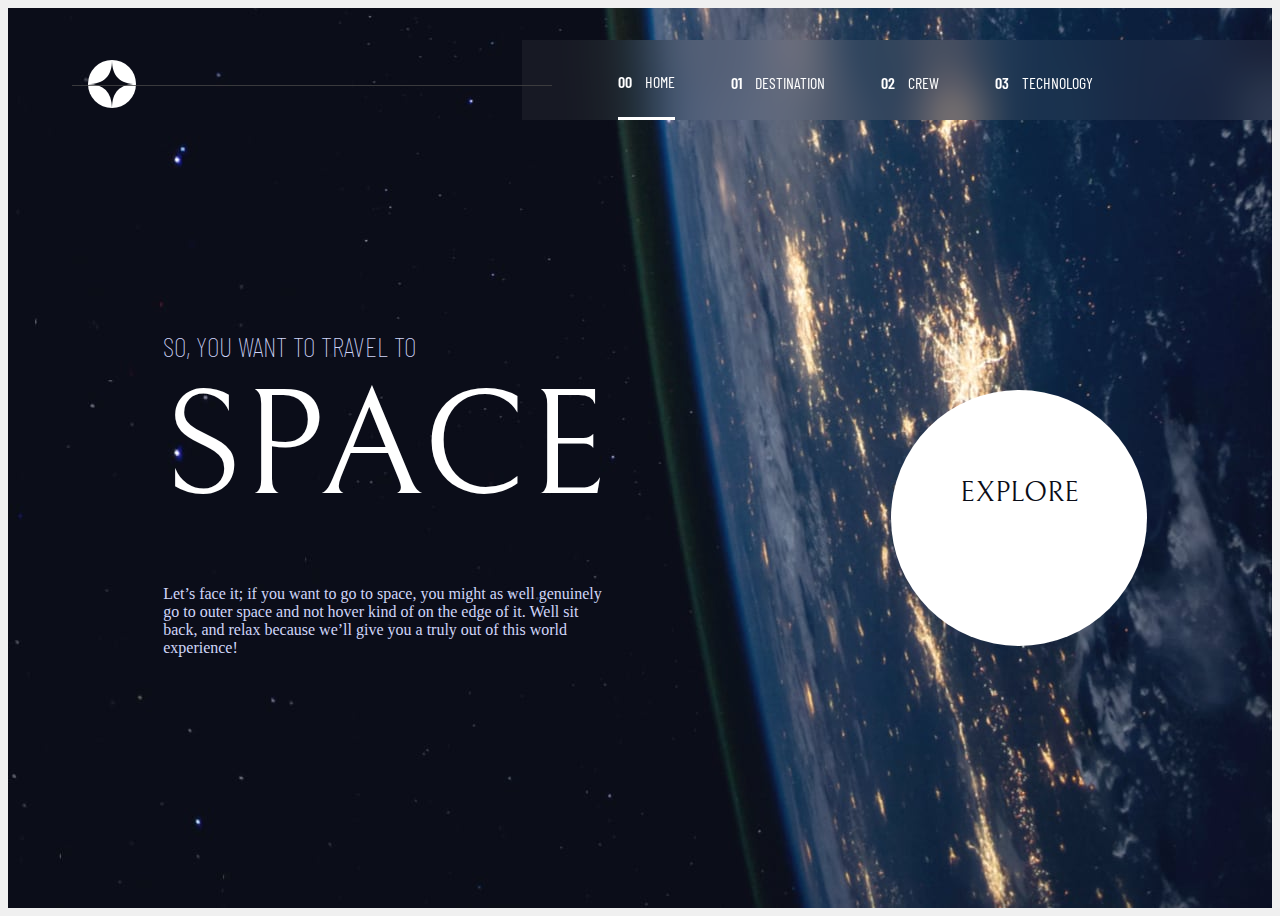
<file: docs/index.html>
<!DOCTYPE html>
<html lang="en">
<head>
  <meta charset="UTF-8">
  <meta name="viewport" content="width=device-width, initial-scale=1.0">

  <link rel="icon" type="image/png" sizes="32x32" href="./assets/favicon-32x32.png">
  <link href="./style.css" rel="stylesheet" crossorigin="anonymous">  
  <title>Frontend Mentor | Space tourism website</title>
</head>
<body>
  <div class="container">
    <div class="top-content">
      <div class="align-center">
        <img src="./assets/shared/logo.svg" />
      </div>
      <div class="menu-container bg-blur">
        <ul class="align-center">
          <li class="active"><strong>00</strong><a href="index.html"> Home</a></li>
          <li><strong>01</strong><a href="destination-moon.html"> Destination</a></li>
          <li><strong>02</strong><a href="crew-commander.html"> Crew</a></li>
          <li><strong>03</strong><a href="#"> Technology</a></li>
        </ul>
      </div>
    </div>
    <div class="bottom-content">
      <div class="content center">
          <div class="space-text">
            <h5>So, you want to travel to</h2>
            <h1>SPACE</h1>
            <p>
            Let’s face it; if you want to go to space, you might as well genuinely go to 
            outer space and not hover kind of on the edge of it. Well sit back, and relax 
            because we’ll give you a truly out of this world experience!
            </p>
          </div>
      </div>
      <div class="content center"> 
        <div class="bubble">
          <h4>Explore</h4>
        </div>
      </div>
    </div>
  </div>
</body>
</html>
</file>
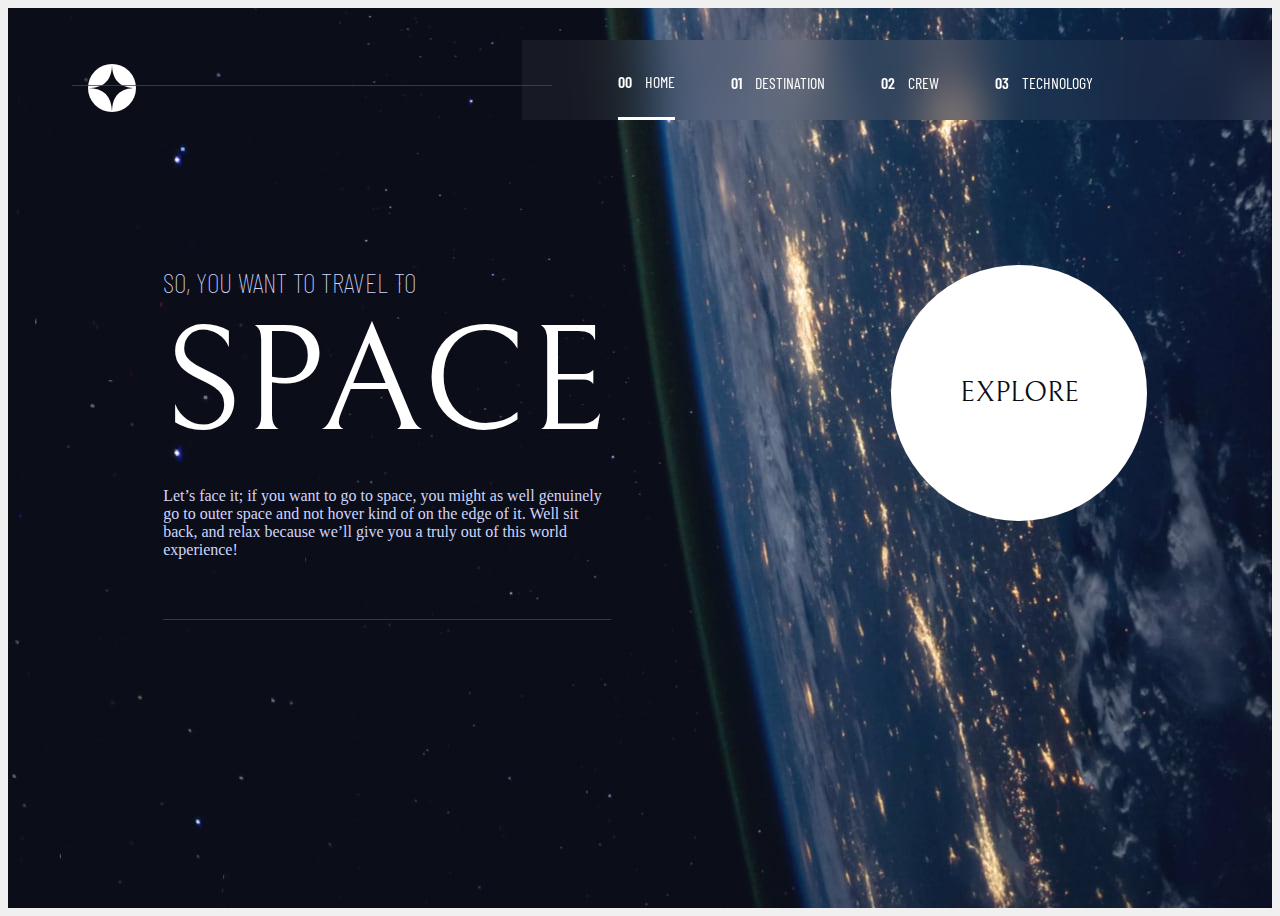
<file: starter-code/index.html>
<!DOCTYPE html>
<html lang="en">
<head>
  <meta charset="UTF-8">
  <meta name="viewport" content="width=device-width, initial-scale=1.0">

  <link rel="icon" type="image/png" sizes="32x32" href="./assets/favicon-32x32.png">
  <link href="./style.css" rel="stylesheet" crossorigin="anonymous">  
  <title>Frontend Mentor | Space tourism website</title>
</head>
<body>
  <div class="container">
    <div class="top-content">
      <div class="align-center">
        <img src="./assets/shared/logo.svg" />
      </div>
      <div class="menu-container bg-blur">
        <ul class="align-center">
          <li class="active"><strong>00</strong><a href="index.html"> Home</a></li>
          <li><strong>01</strong><a href="destination-moon.html"> Destination</a></li>
          <li><strong>02</strong><a href="#"> Crew</a></li>
          <li><strong>03</strong><a href="#"> Technology</a></li>
        </ul>
      </div>
    </div>
    <div class="bottom-content">
      <div class="content center">
          <div class="space-text">
            <h5>So, you want to travel to</h2>
            <h1>SPACE</h1>
            <p>
            Let’s face it; if you want to go to space, you might as well genuinely go to 
            outer space and not hover kind of on the edge of it. Well sit back, and relax 
            because we’ll give you a truly out of this world experience!
            </p>
          </div>
      </div>
      <div class="content center"> 
        <div class="bubble">
          <h4>Explore</h4>
        </div>
      </div>
    </div>
  </div>
</body>
</html>
</file>
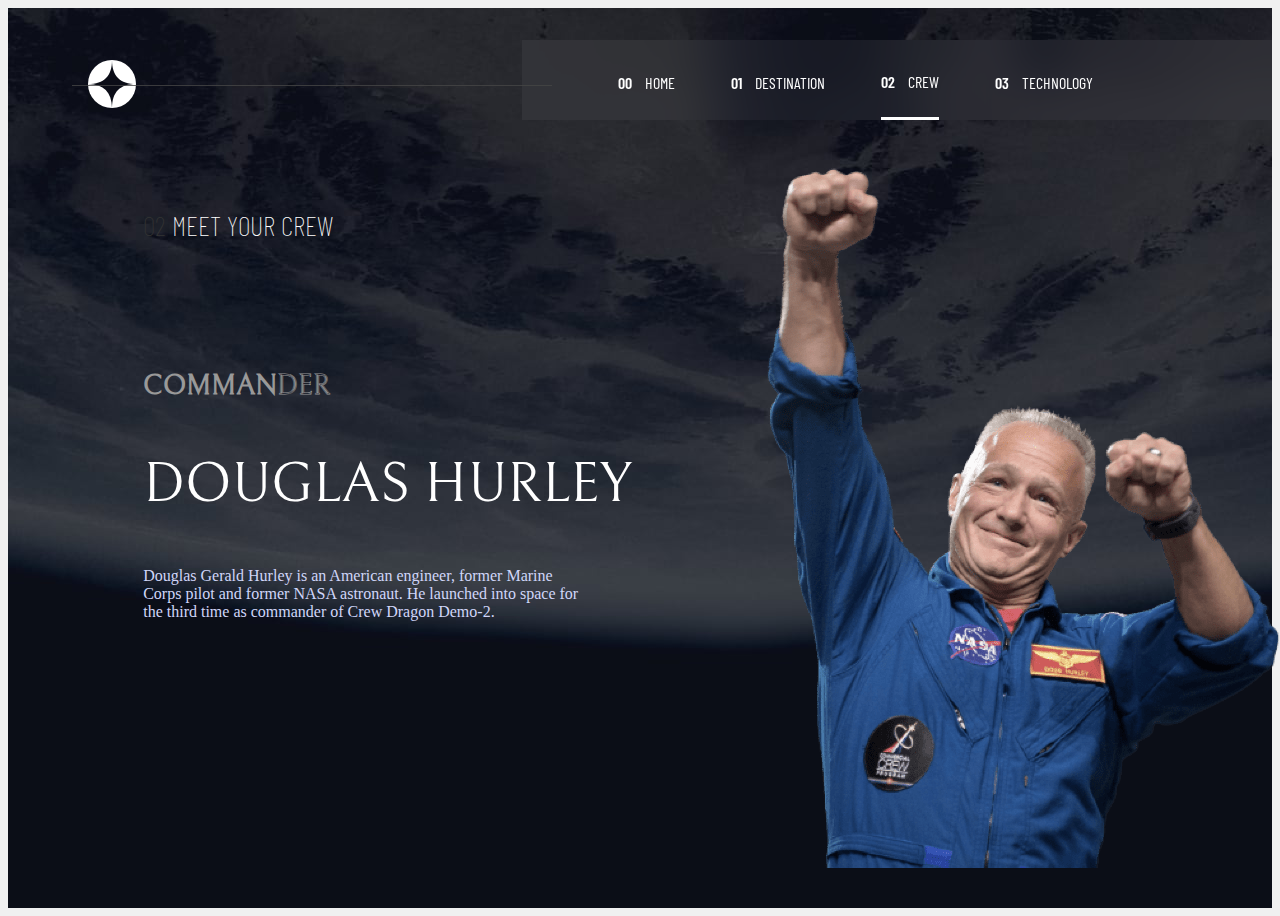
<file: docs/crew-commander.html>
<!DOCTYPE html>
<html lang="en">
<head>
  <meta charset="UTF-8">
  <meta name="viewport" content="width=device-width, initial-scale=1.0">

  <link rel="icon" type="image/png" sizes="32x32" href="./assets/favicon-32x32.png">
  <link href="./style.css" rel="stylesheet" crossorigin="anonymous">  
  <title>Frontend Mentor | Space tourism website</title>
</head>
<body>
  <div class="container bg-crew">
    <div class="top-content">
      <div class="align-center">
        <img src="./assets/shared/logo.svg" />
      </div>
      <div class="menu-container bg-blur">
        <ul class="align-center">
          <li><strong>00</strong><a href="index.html"> Home</a></li>
          <li><strong>01</strong><a href="destination-moon.html"> Destination</a></li>
          <li class="active"><strong>02</strong><a href="crew-commander.html"> Crew</a></li>
          <li><strong>03</strong><a href="#"> Technology</a></li>
        </ul>
      </div>
    </div>
  <div class="bottom-content">
    <div class="content center pull-to-top">
       <div>
         <h5><span class="grey-font">02</span> <span class="white-font">Meet your crew</span></h5>
         <div class="crew-info">
         <h4><span class="light-grey-font">Commander<span></h4>
         <h3><span class="white-font">Douglas Hurley</span></h3>

  <p>Douglas Gerald Hurley is an American engineer, former Marine Corps pilot 
  and former NASA astronaut. He launched into space for the third time as 
  commander of Crew Dragon Demo-2.</p>
         </div>
       </div>
    </div>
    <div class="content pull-left">
      <img src="./assets/crew/image-douglas-hurley.png"/>
    </div>
  </div>
      
  </div>
</body>
</html>
</file>
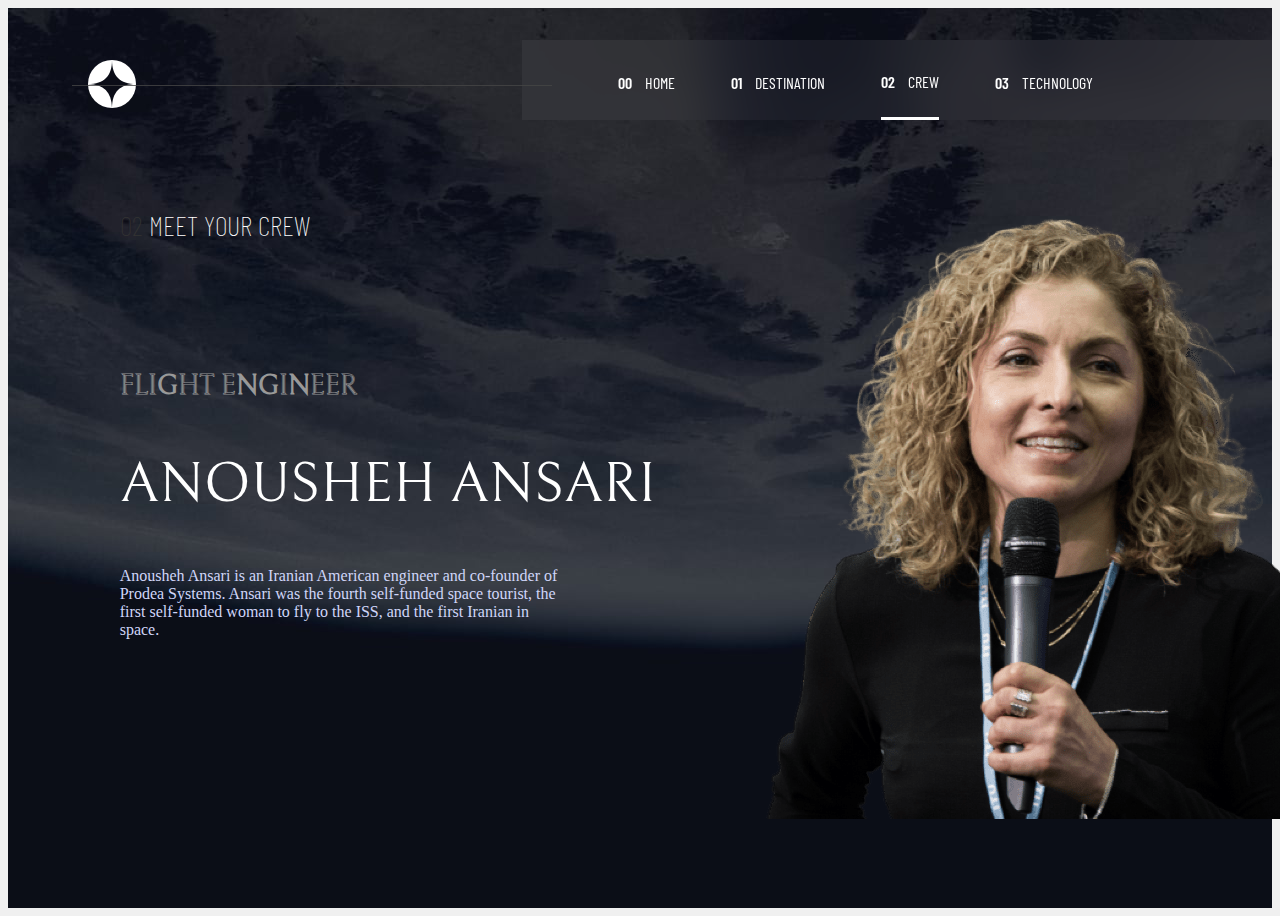
<file: docs/crew-engineer.html>
<!DOCTYPE html>
<html lang="en">
<head>
  <meta charset="UTF-8">
  <meta name="viewport" content="width=device-width, initial-scale=1.0">

  <link rel="icon" type="image/png" sizes="32x32" href="./assets/favicon-32x32.png">
  <link href="./style.css" rel="stylesheet" crossorigin="anonymous">  
  <title>Frontend Mentor | Space tourism website</title>
</head>
<body>
  <div class="container bg-crew">
    <div class="top-content">
      <div class="align-center">
        <img src="./assets/shared/logo.svg" />
      </div>
      <div class="menu-container bg-blur">
        <ul class="align-center">
          <li><strong>00</strong><a href="index.html"> Home</a></li>
          <li><strong>01</strong><a href="destination-moon.html"> Destination</a></li>
          <li class="active"><strong>02</strong><a href="crew-commander.html"> Crew</a></li>
          <li><strong>03</strong><a href="#"> Technology</a></li>
        </ul>
      </div>
    </div>
  <div class="bottom-content">
    <div class="content center pull-to-top">
       <div>
         <h5><span class="grey-font">02</span> <span class="white-font">Meet your crew</span></h5>
         <div class="crew-info">
         <h4><span class="light-grey-font">Flight Engineer<span></h4>
         <h3><span class="white-font">Anousheh Ansari</span></h3>
         <p>
         Anousheh Ansari is an Iranian American engineer and co-founder of Prodea Systems.
  Ansari was the fourth self-funded space tourist, the first self-funded woman to
  fly to the ISS, and the first Iranian in space.
         </p>
         </div>
       </div>
    </div>
    <div class="content pull-left">
      <img src="./assets/crew/image-anousheh-ansari.png"/>
    </div>
  </div>
      
  </div>
</body>
</html>
</file>
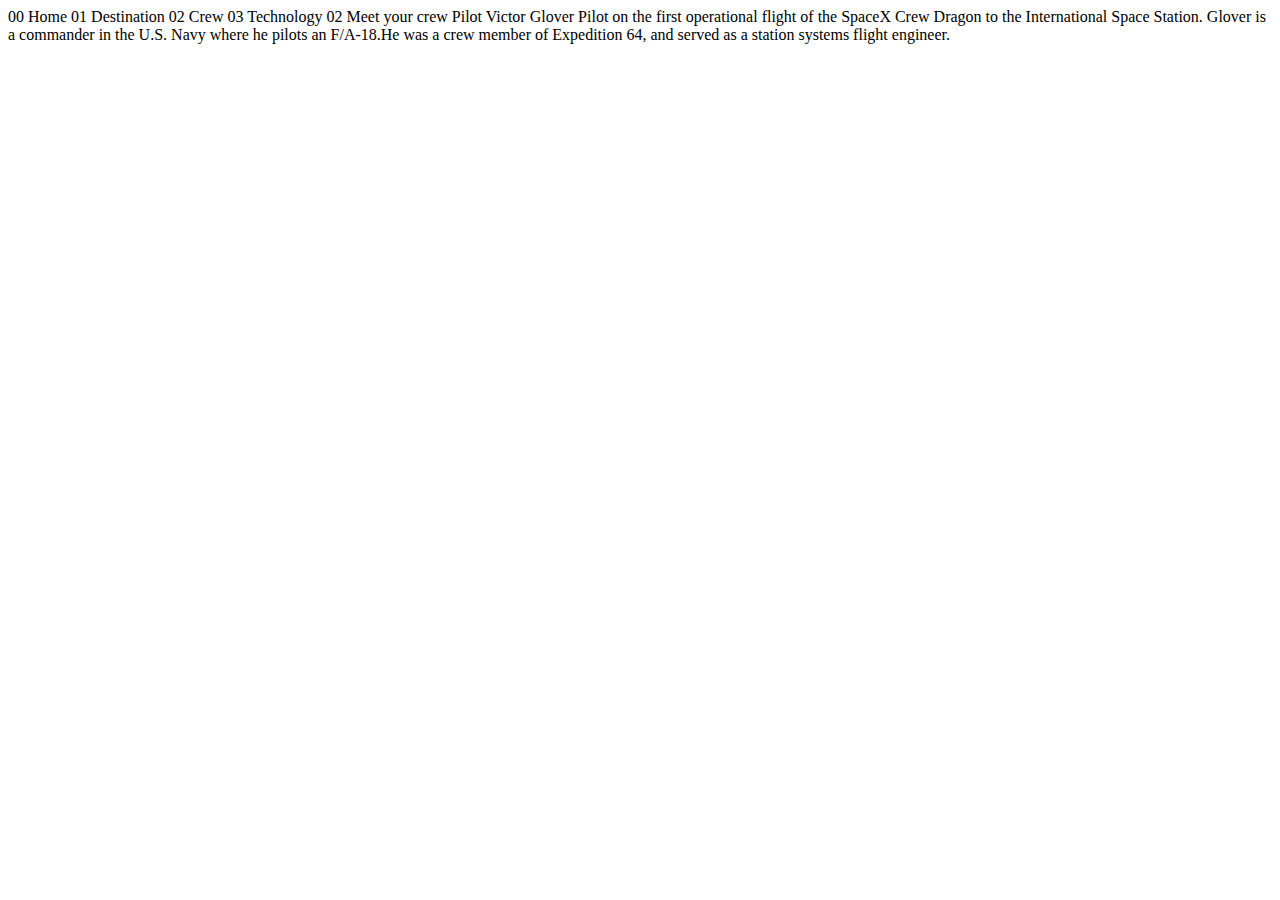
<file: docs/crew-pilot.html>
<!DOCTYPE html>
<html lang="en">
<head>
  <meta charset="UTF-8">
  <meta name="viewport" content="width=device-width, initial-scale=1.0">

  <link rel="icon" type="image/png" sizes="32x32" href="./assets/favicon-32x32.png">
  
  <title>Frontend Mentor | Space tourism website</title>
</head>
<body>

  00 Home
  01 Destination
  02 Crew
  03 Technology

  02 Meet your crew

  Pilot
  Victor Glover

  Pilot on the first operational flight of the SpaceX Crew Dragon to the 
  International Space Station. Glover is a commander in the U.S. Navy where 
  he pilots an F/A-18.He was a crew member of Expedition 64, and served as a 
  station systems flight engineer. 
</body>
</html>
</file>
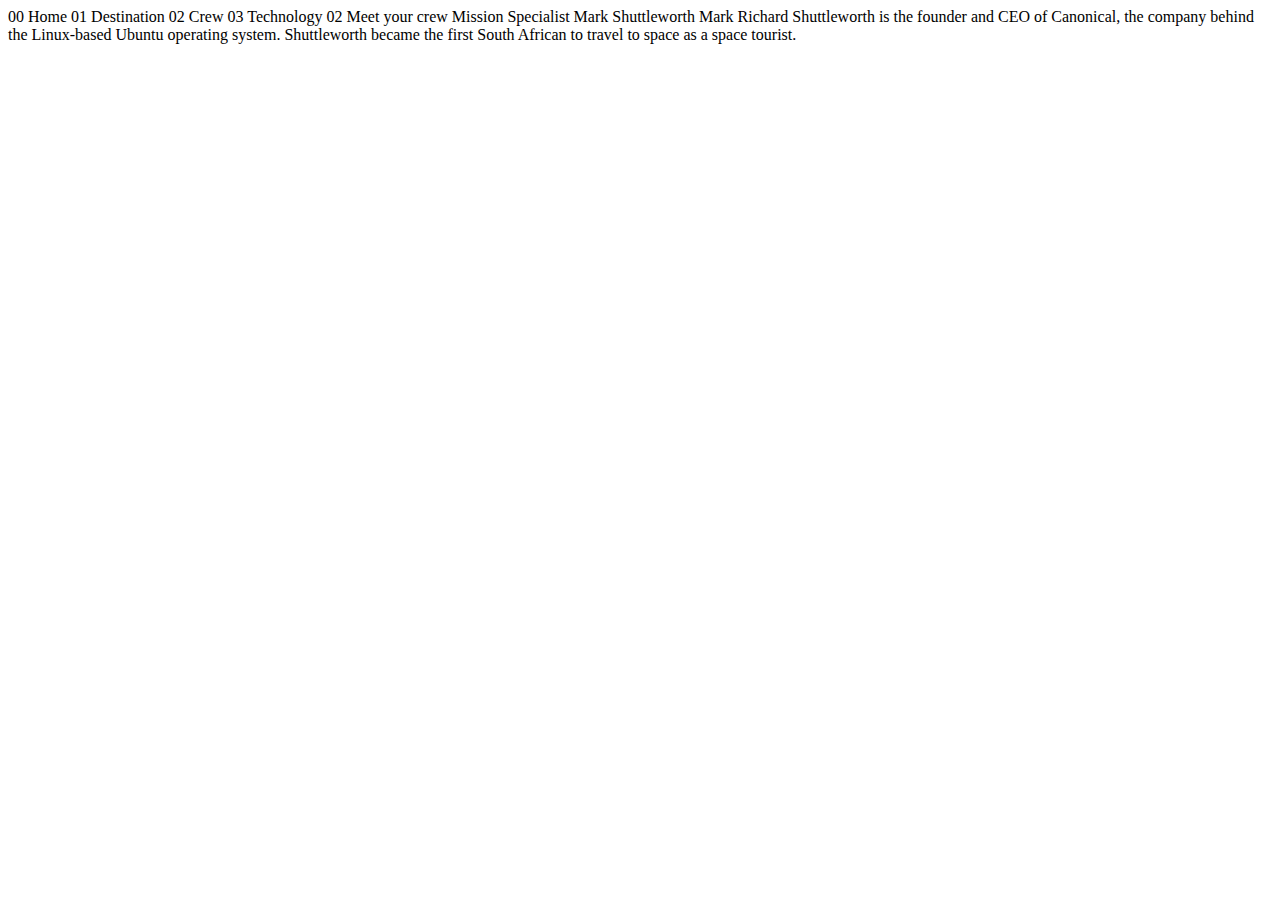
<file: docs/crew-specialist.html>
<!DOCTYPE html>
<html lang="en">
<head>
  <meta charset="UTF-8">
  <meta name="viewport" content="width=device-width, initial-scale=1.0">

  <link rel="icon" type="image/png" sizes="32x32" href="./assets/favicon-32x32.png">
  
  <title>Frontend Mentor | Space tourism website</title>
</head>
<body>

  00 Home
  01 Destination
  02 Crew
  03 Technology

  02 Meet your crew

  Mission Specialist
  Mark Shuttleworth

  Mark Richard Shuttleworth is the founder and CEO of Canonical, the company behind 
  the Linux-based Ubuntu operating system. Shuttleworth became the first South 
  African to travel to space as a space tourist.
</body>
</html>
</file>
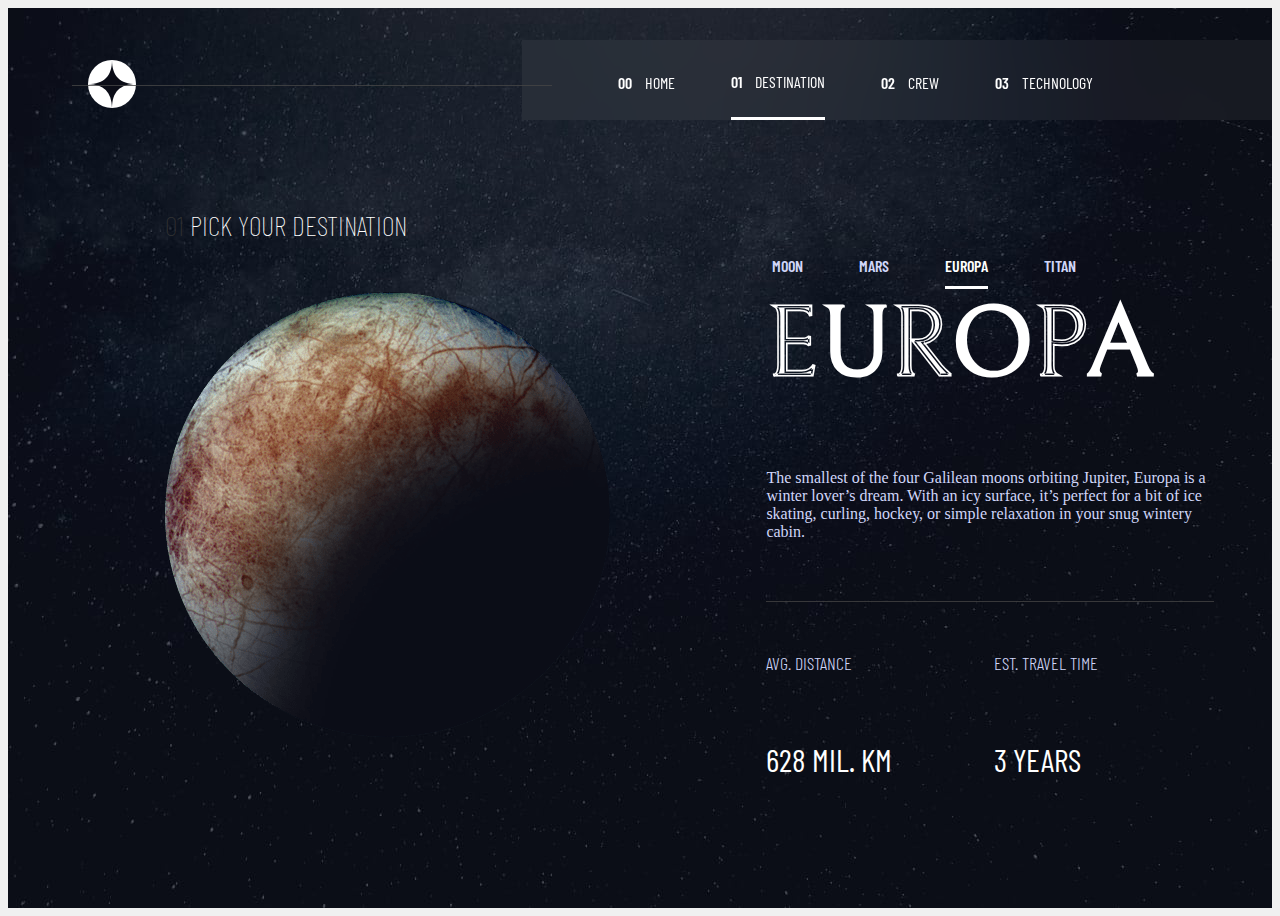
<file: docs/destination-europa.html>
<!DOCTYPE html>
<html lang="en">
<head>
  <meta charset="UTF-8">
  <meta name="viewport" content="width=device-width, initial-scale=1.0">

  <link rel="icon" type="image/png" sizes="32x32" href="./assets/favicon-32x32.png">
  <link href="./style.css" rel="stylesheet" crossorigin="anonymous">  
  <title>Frontend Mentor | Space tourism website</title>
</head>
<body>
  <div class="container bg-space">
    <div class="top-content">
      <div class="align-center">
        <img src="./assets/shared/logo.svg" />
      </div>
      <div class="menu-container bg-blur">
        <ul class="align-center">
          <li><strong>00</strong><a href="index.html"> Home</a></li>
          <li class="active"><strong>01</strong><a href="destination-moon.html"> Destination</a></li>
          <li><strong>02</strong><a href="crew-commander.html"> Crew</a></li>
          <li><strong>03</strong><a href="#"> Technology</a></li>
        </ul>
      </div>
    </div>
  <div class="bottom-content">
    <div class="content center pull-to-top">
       <div class="white-font">
         <h5><span class="grey-font">01</span> Pick your destination</h5>
         <img src="./assets/destination/image-europa.png"/>
       </div>
    </div>
    <div class="content pull-left">
      <div class="menu-container">
        <ul>
          <li><a href="destination-moon.html">Moon</a></li>
          <li><a href="destination-mars.html">Mars</a></li>
          <li class="active"><a href="#">Europa</a></li>
          <li><a href="destination-titan.html">Titan</a></li>
        </ul>
      </div>
      <h2>Europa</h2>
      <p>
       The smallest of the four Galilean moons orbiting Jupiter, Europa is a winter lover’s dream. With an icy surface, it’s perfect for a bit of ice skating, curling, hockey, or simple relaxation in your snug wintery cabin.
      </p>
      <div class="stats">
      <span class="title">Avg. distance</span>

      <span class="title">Est. travel time</span>
      <span class="description">628 mil. km</span>
      <span class="description">3 years</span>
      </div>
    </div>
  </div>
      
  </div>
</body>
</html>
</file>
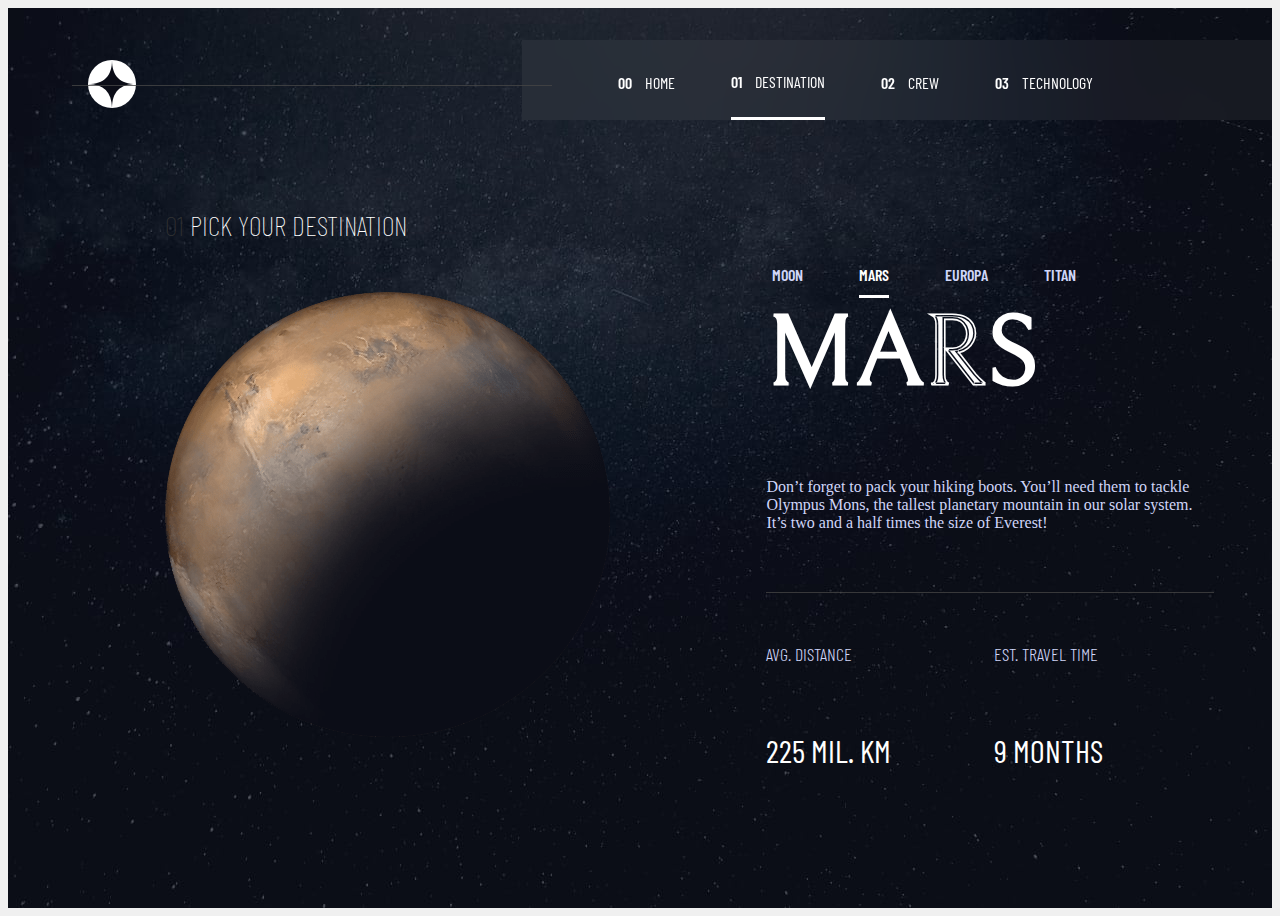
<file: docs/destination-mars.html>
<!DOCTYPE html>
<html lang="en">
<head>
  <meta charset="UTF-8">
  <meta name="viewport" content="width=device-width, initial-scale=1.0">

  <link rel="icon" type="image/png" sizes="32x32" href="./assets/favicon-32x32.png">
  <link href="./style.css" rel="stylesheet" crossorigin="anonymous">  
  <title>Frontend Mentor | Space tourism website</title>
</head>
<body>
  <div class="container bg-space">
    <div class="top-content">
      <div class="align-center">
        <img src="./assets/shared/logo.svg" />
      </div>
      <div class="menu-container bg-blur">
        <ul class="align-center">
          <li><strong>00</strong><a href="index.html"> Home</a></li>
          <li class="active"><strong>01</strong><a href="destination-moon.html"> Destination</a></li>
          <li><strong>02</strong><a href="crew-commander.html"> Crew</a></li>
          <li><strong>03</strong><a href="#"> Technology</a></li>
        </ul>
      </div>
    </div>
  <div class="bottom-content">
    <div class="content center pull-to-top">
       <div class="white-font">
         <h5><span class="grey-font">01</span> Pick your destination</h5>
         <img src="./assets/destination/image-mars.png"/>
       </div>
    </div>
    <div class="content pull-left">
      <div class="menu-container">
        <ul>
          <li><a href="destination-moon.html">Moon</a></li>
          <li class="active"><a href="#">Mars</a></li>
          <li><a href="destination-europa.html">Europa</a></li>
          <li><a href="destination-titan.html">Titan</a></li>
        </ul>
      </div>
      <h2>Mars</h2>
      <p>
      Don’t forget to pack your hiking boots. You’ll need them to tackle Olympus Mons, 
      the tallest planetary mountain in our solar system. It’s two and a half times 
      the size of Everest!
      </p>
      <div class="stats">
      <span class="title">Avg. distance</span>

      <span class="title">Est. travel time</span>
      <span class="description">225 mil. km</span>
      <span class="description">9 months</span>
      </div>
    </div>
  </div>
      
  </div>
</body>
</html>
</file>
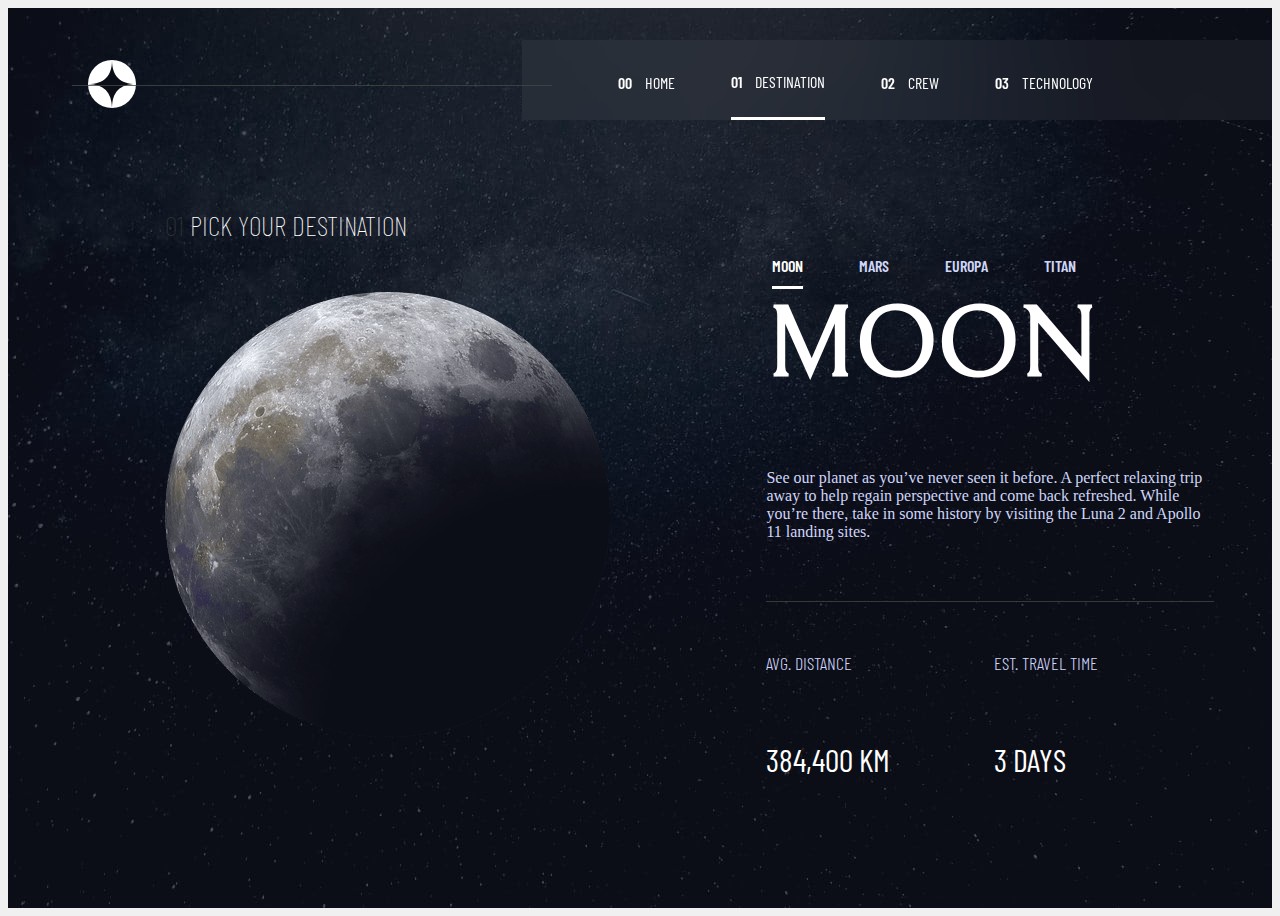
<file: docs/destination-moon.html>
<!DOCTYPE html>
<html lang="en">
<head>
  <meta charset="UTF-8">
  <meta name="viewport" content="width=device-width, initial-scale=1.0">

  <link rel="icon" type="image/png" sizes="32x32" href="./assets/favicon-32x32.png">
  <link href="./style.css" rel="stylesheet" crossorigin="anonymous">  
  <title>Frontend Mentor | Space tourism website</title>
</head>
<body>
  <div class="container bg-space">
    <div class="top-content">
      <div class="align-center">
        <img src="./assets/shared/logo.svg" />
      </div>
      <div class="menu-container bg-blur">
        <ul class="align-center">
          <li><strong>00</strong><a href="index.html"> Home</a></li>
          <li class="active"><strong>01</strong><a href="destination-moon.html"> Destination</a></li>
          <li><strong>02</strong><a href="crew-commander.html"> Crew</a></li>
          <li><strong>03</strong><a href="#"> Technology</a></li>
        </ul>
      </div>
    </div>
  <div class="bottom-content">
    <div class="content center pull-to-top">
       <div class="white-font">
         <h5><span class="grey-font">01</span> Pick your destination</h5>
         <img src="./assets/destination/image-moon.png"/>
       </div>
    </div>
    <div class="content pull-left">
      <div class="menu-container">
        <ul>
          <li class="active"><a href="#">Moon</a></li>
          <li><a href="destination-mars.html">Mars</a></li>
          <li><a href="destination-europa.html">Europa</a></li>
          <li><a href="destination-titan.html">Titan</a></li>
        </ul>
      </div>
      <h2>Moon</h2>
      <p>See our planet as you’ve never seen it before. A perfect relaxing trip away to help 
      regain perspective and come back refreshed. While you’re there, take in some history 
      by visiting the Luna 2 and Apollo 11 landing sites.</p>
      <div class="stats">
      <span class="title">Avg. distance</span>

      <span class="title">Est. travel time</span>
      <span class="description">384,400 km</span>
      <span class="description">3 days</span>
      </div>
    </div>
  </div>
      
  </div>
</body>
</html>
</file>
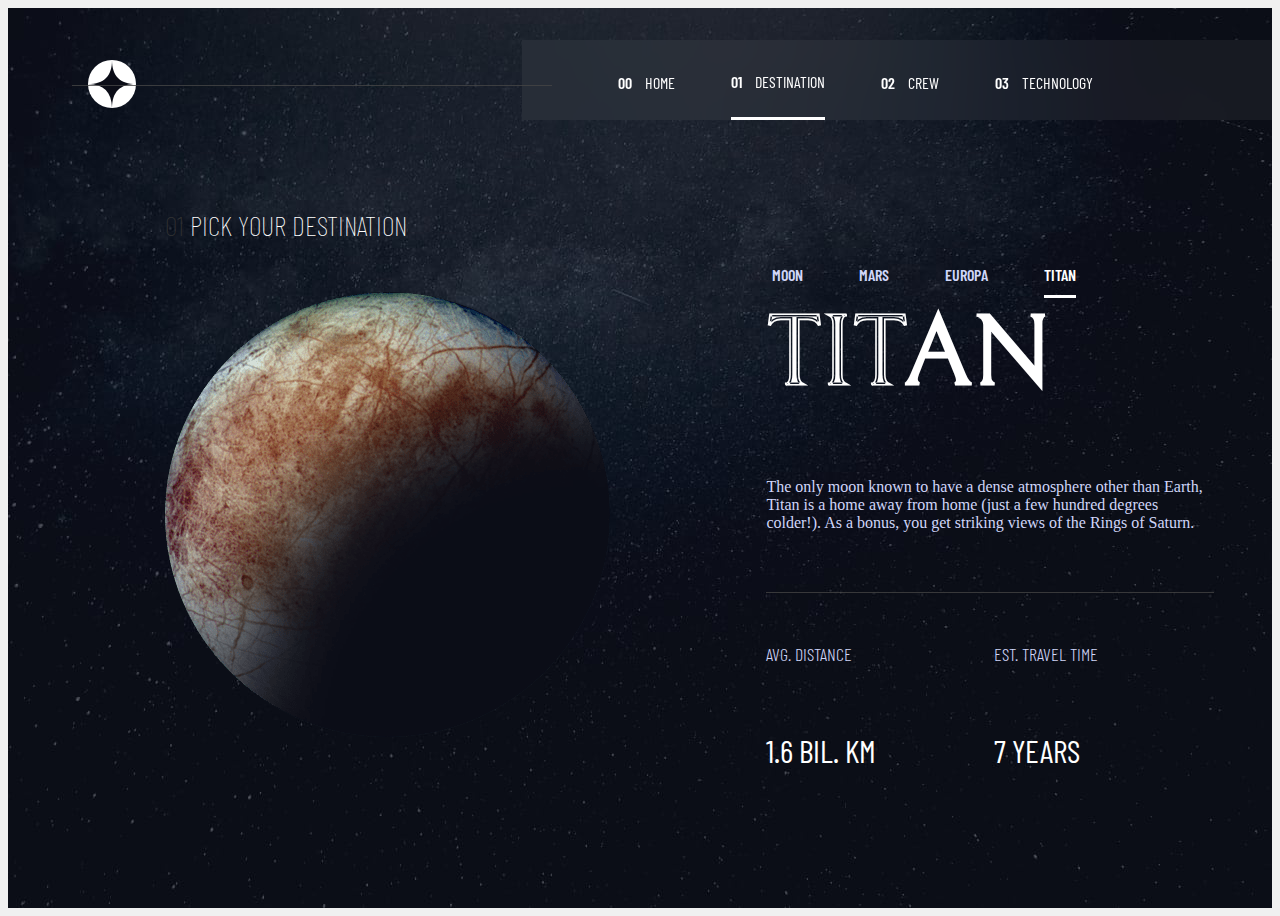
<file: docs/destination-titan.html>
<!DOCTYPE html>
<html lang="en">
<head>
  <meta charset="UTF-8">
  <meta name="viewport" content="width=device-width, initial-scale=1.0">

  <link rel="icon" type="image/png" sizes="32x32" href="./assets/favicon-32x32.png">
  <link href="./style.css" rel="stylesheet" crossorigin="anonymous">  
  <title>Frontend Mentor | Space tourism website</title>
</head>
<body>
  <div class="container bg-space">
    <div class="top-content">
      <div class="align-center">
        <img src="./assets/shared/logo.svg" />
      </div>
      <div class="menu-container bg-blur">
        <ul class="align-center">
          <li><strong>00</strong><a href="index.html"> Home</a></li>
          <li class="active"><strong>01</strong><a href="destination-moon.html"> Destination</a></li>
          <li><strong>02</strong><a href="crew-commander.html"> Crew</a></li>
          <li><strong>03</strong><a href="#"> Technology</a></li>
        </ul>
      </div>
    </div>
  <div class="bottom-content">
    <div class="content center pull-to-top">
       <div class="white-font">
         <h5><span class="grey-font">01</span> Pick your destination</h5>
         <img src="./assets/destination/image-europa.png"/>
       </div>
    </div>
    <div class="content pull-left">
      <div class="menu-container">
        <ul>
          <li><a href="destination-moon.html">Moon</a></li>
          <li><a href="destination-mars.html">Mars</a></li>
          <li><a href="destination-europa.html">Europa</a></li>
          <li class="active"><a href="#">Titan</a></li>
        </ul>
      </div>
      <h2>Titan</h2>
      <p>
      The only moon known to have a dense atmosphere other than Earth, Titan is a home away from home (just a few hundred degrees colder!). As a bonus, you get striking views of the Rings of Saturn.
      </p>
      <div class="stats">
      <span class="title">Avg. distance</span>

      <span class="title">Est. travel time</span>
      <span class="description">1.6 bil. km</span>
      <span class="description">7 years</span>
      </div>
    </div>
  </div>
      
  </div>
</body>
</html>
</file>
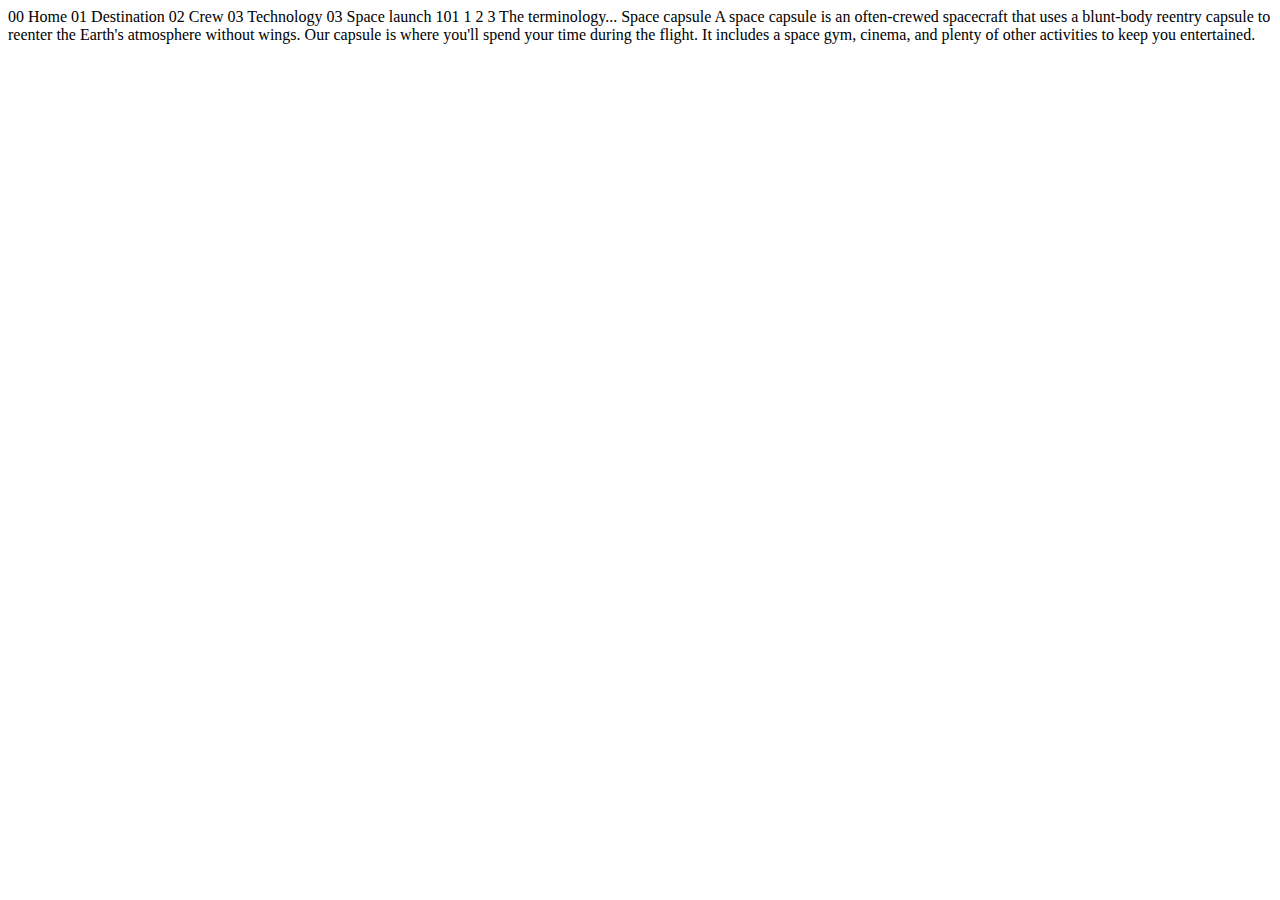
<file: docs/technology-capsule.html>
<!DOCTYPE html>
<html lang="en">
<head>
  <meta charset="UTF-8">
  <meta name="viewport" content="width=device-width, initial-scale=1.0">

  <link rel="icon" type="image/png" sizes="32x32" href="./assets/favicon-32x32.png">
  
  <title>Frontend Mentor | Space tourism website</title>
</head>
<body>

  00 Home
  01 Destination
  02 Crew
  03 Technology

  03 Space launch 101

  1
  2
  3

  The terminology...
  Space capsule

  A space capsule is an often-crewed spacecraft that uses a blunt-body reentry 
  capsule to reenter the Earth's atmosphere without wings. Our capsule is where 
  you'll spend your time during the flight. It includes a space gym, cinema, 
  and plenty of other activities to keep you entertained.
</body>
</html>
</file>
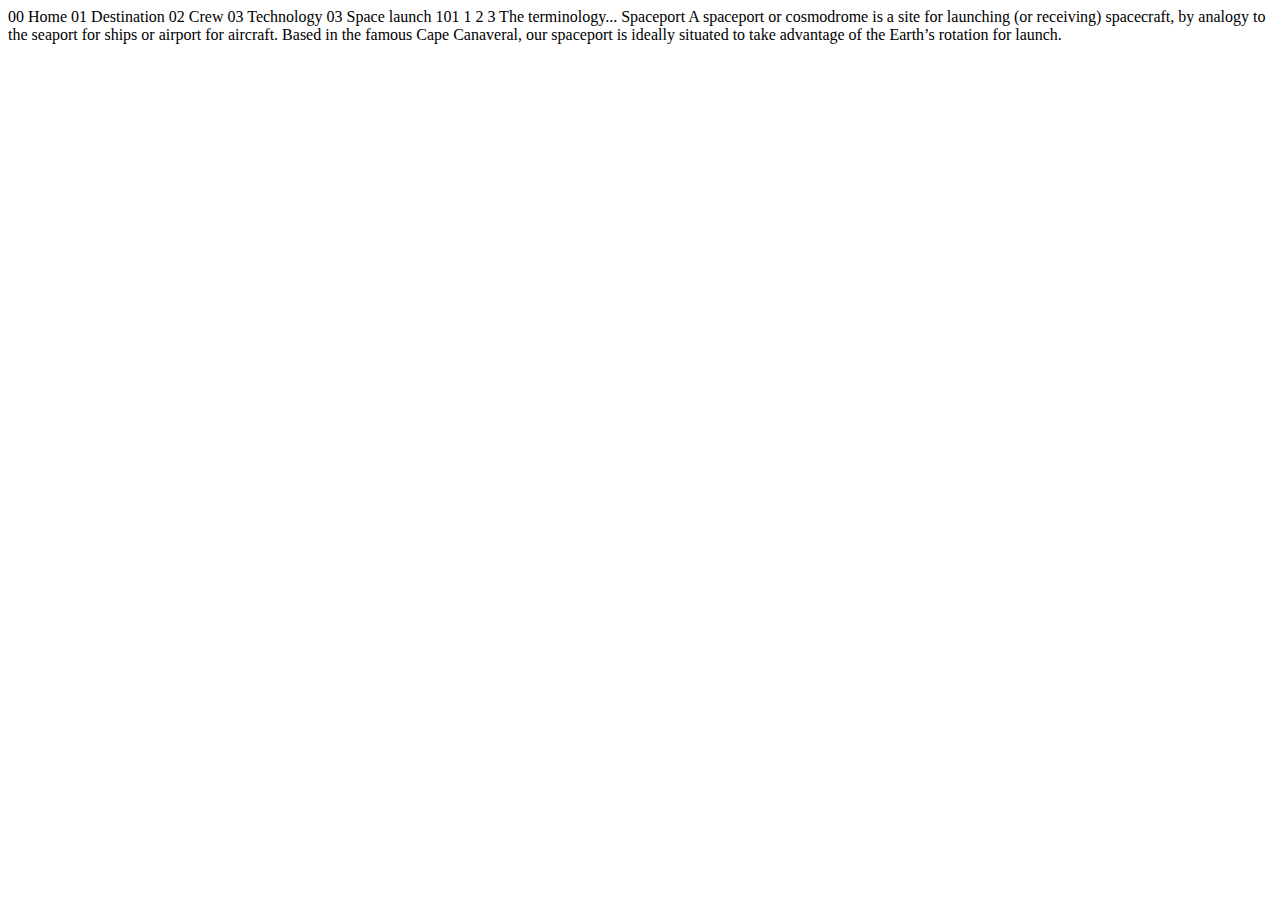
<file: docs/technology-spaceport.html>
<!DOCTYPE html>
<html lang="en">
<head>
  <meta charset="UTF-8">
  <meta name="viewport" content="width=device-width, initial-scale=1.0">

  <link rel="icon" type="image/png" sizes="32x32" href="./assets/favicon-32x32.png">
  
  <title>Frontend Mentor | Space tourism website</title>
</head>
<body>

  00 Home
  01 Destination
  02 Crew
  03 Technology

  03 Space launch 101

  1
  2
  3

  The terminology...
  Spaceport

  A spaceport or cosmodrome is a site for launching (or receiving) spacecraft, 
  by analogy to the seaport for ships or airport for aircraft. Based in the 
  famous Cape Canaveral, our spaceport is ideally situated to take advantage 
  of the Earth’s rotation for launch.
</body>
</html>
</file>
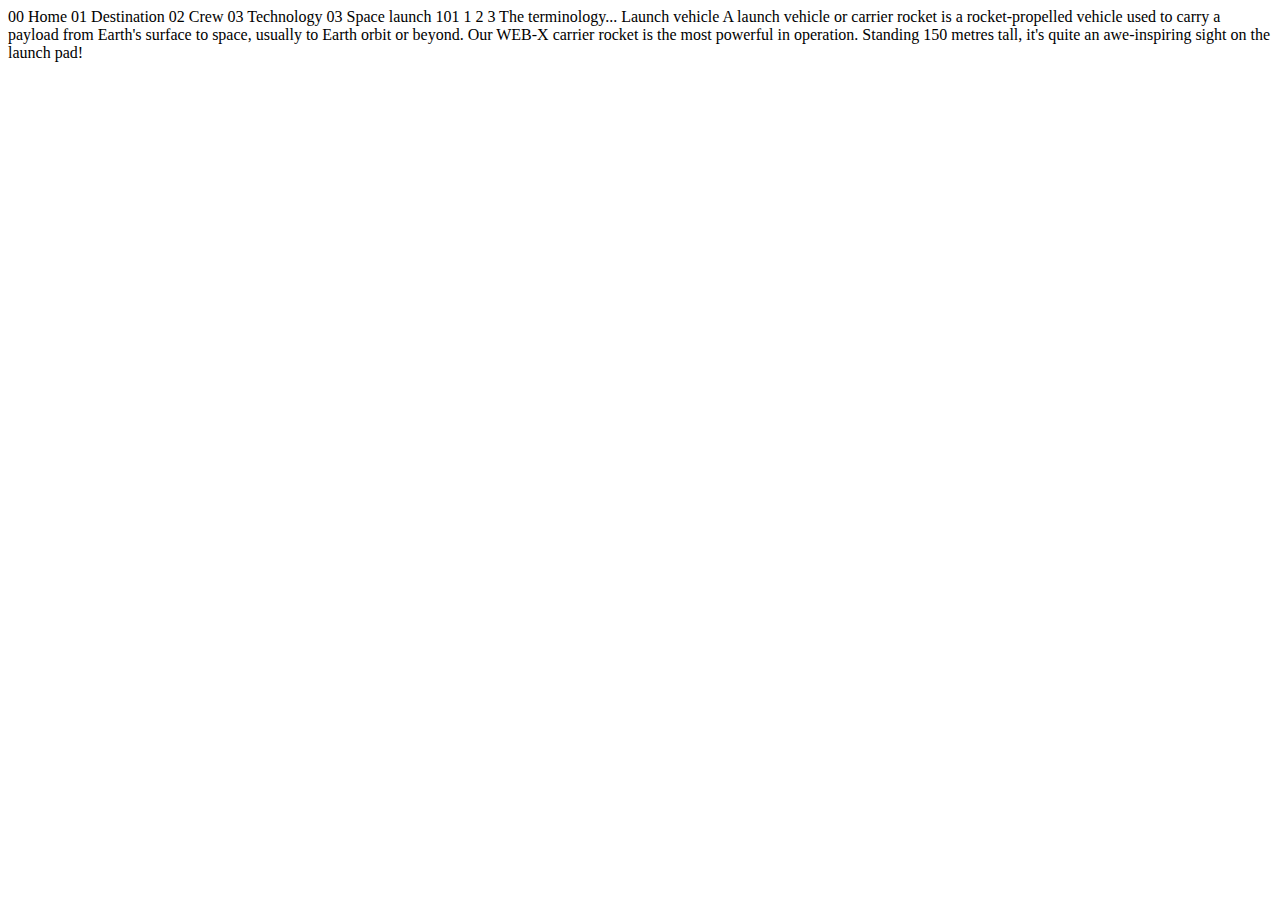
<file: docs/technology-vehicle.html>
<!DOCTYPE html>
<html lang="en">
<head>
  <meta charset="UTF-8">
  <meta name="viewport" content="width=device-width, initial-scale=1.0">

  <link rel="icon" type="image/png" sizes="32x32" href="./assets/favicon-32x32.png">
  
  <title>Frontend Mentor | Space tourism website</title>
</head>
<body>

  00 Home
  01 Destination
  02 Crew
  03 Technology

  03 Space launch 101

  1
  2
  3

  The terminology...
  Launch vehicle

  A launch vehicle or carrier rocket is a rocket-propelled vehicle used to carry a 
  payload from Earth's surface to space, usually to Earth orbit or beyond. Our 
  WEB-X carrier rocket is the most powerful in operation. Standing 150 metres tall, 
  it's quite an awe-inspiring sight on the launch pad!
</body>
</html>
</file>
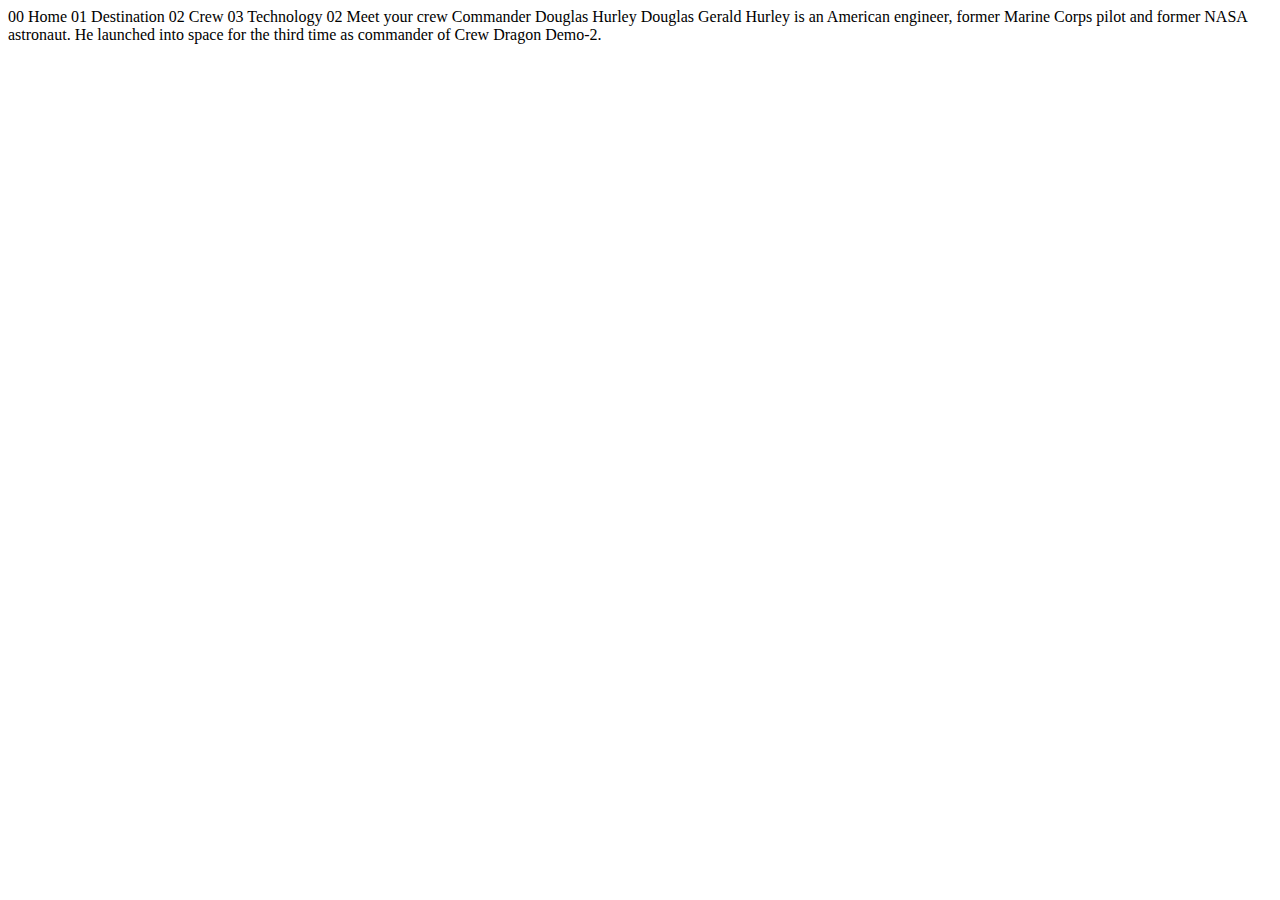
<file: starter-code/crew-commander.html>
<!DOCTYPE html>
<html lang="en">
<head>
  <meta charset="UTF-8">
  <meta name="viewport" content="width=device-width, initial-scale=1.0">

  <link rel="icon" type="image/png" sizes="32x32" href="./assets/favicon-32x32.png">
  
  <title>Frontend Mentor | Space tourism website</title>
</head>
<body>

  00 Home
  01 Destination
  02 Crew
  03 Technology

  02 Meet your crew

  Commander
  Douglas Hurley

  Douglas Gerald Hurley is an American engineer, former Marine Corps pilot 
  and former NASA astronaut. He launched into space for the third time as 
  commander of Crew Dragon Demo-2.
</body>
</html>
</file>
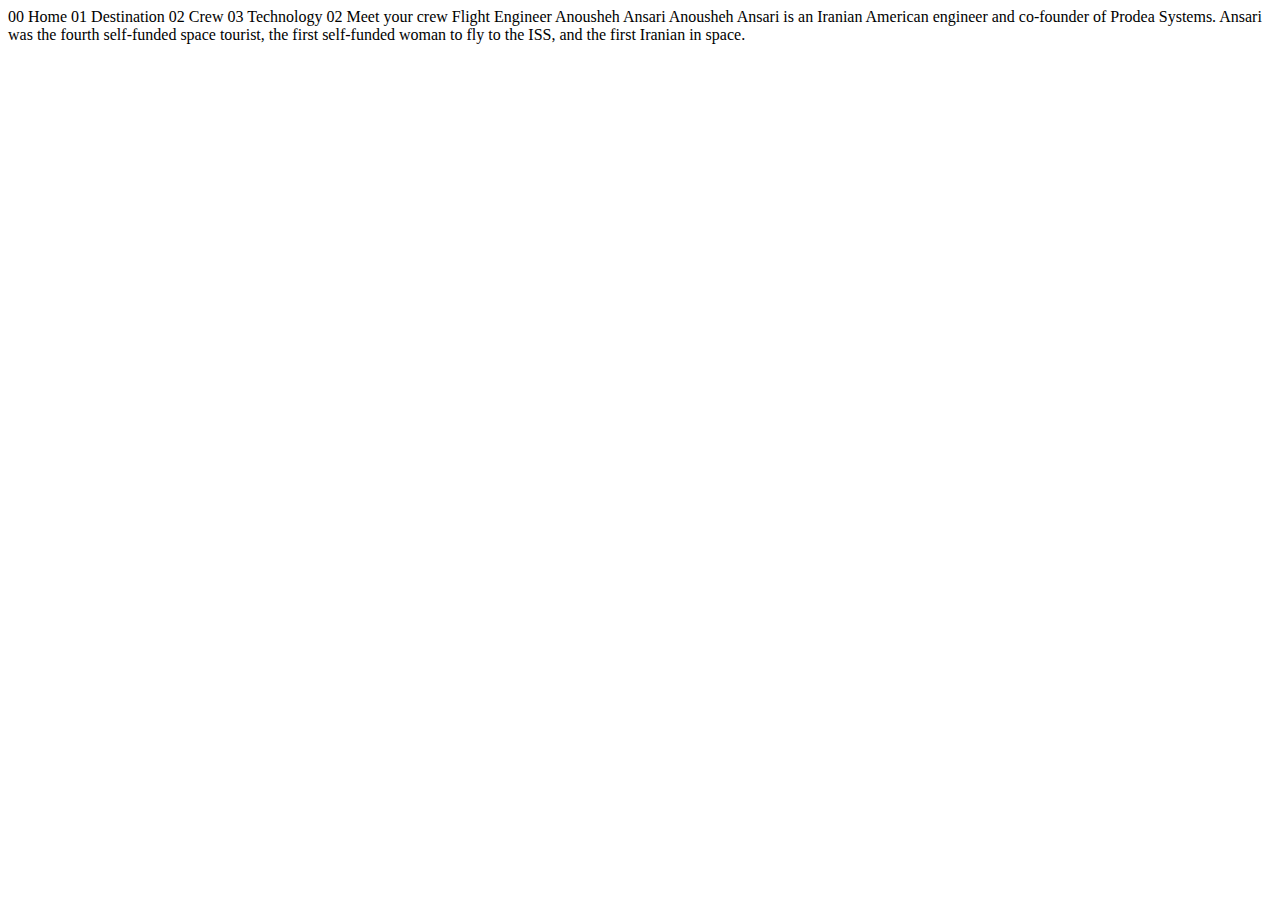
<file: starter-code/crew-engineer.html>
<!DOCTYPE html>
<html lang="en">
<head>
  <meta charset="UTF-8">
  <meta name="viewport" content="width=device-width, initial-scale=1.0">

  <link rel="icon" type="image/png" sizes="32x32" href="./assets/favicon-32x32.png">
  
  <title>Frontend Mentor | Space tourism website</title>
</head>
<body>

  00 Home
  01 Destination
  02 Crew
  03 Technology

  02 Meet your crew

  Flight Engineer
  Anousheh Ansari

  Anousheh Ansari is an Iranian American engineer and co-founder of Prodea Systems. 
  Ansari was the fourth self-funded space tourist, the first self-funded woman to 
  fly to the ISS, and the first Iranian in space. 
</body>
</html>
</file>
<file: docs/style.css>
@import url('https://fonts.googleapis.com/css2?family=Barlow+Condensed:wght@400;600&family=Bellefair&display=swap');
body {
  display: flex;
  align-items: center;
  justify-content: center;
  background-color: #f0f0f0;
  color: #FFF;
  font-family: 'Barlow Condensed', serif;
  font-size: 16px;
  font-weight: 300;
}

h1 {
  margin: 0;
  font-family: 'Bellefair', serif;
  font-size: 150px;
  font-weight: 100;
  text-transform: uppercase;
}

h2 {
  margin: 0;
  font-family: 'Bellefair', serif;
  font-size: 100px;
  text-transform: uppercase;
}

h3 {
  text-transform: uppercase;
  color: #D0D6F9;
  margin: 0;
  font-family: 'Bellefair', serif;
  font-size: 56px;
  font-weight: 100;
}

h4 {
  text-transform: uppercase;
  color: #D0D6F9;
  margin: 0;
  font-family: 'Bellefair', serif;
  font-size: 28px;
}


h5 {
  text-transform: uppercase;
  color: #D0D6F9;
  letter-spacing: 4.75;
  margin: 0;
  font-family: 'Barlow Condensed', serif;
  font-size: 28px;
  font-weight: 100;
}

.crew-info {
  margin-top: 8rem;
}

.white-font h5, span, p, h3, h4, h2, h1 {
  color: #FFF;
  margin-bottom: 50px;
}

span.grey-font {
  color: #333333;
}

.bubble {
  display: flex;
  align-items: center;
  justify-content: center;
  border-radius: 100%;
  background-color: #FFF;
  width: 16rem;
  height: 16rem;
  font-family: 'Bellefair', serif;
  font-size: 2rem;
  text-transform: uppercase;
}

.bubble h4 {
  color: #0B0D17;
  font-weight: 400;
}

.bubble:hover {
  box-shadow: 0 0 0 72px rgba(51, 51, 51,0.9);
}

div.center {
  align-items: center;
  justify-content: center;
  display: flex;
}

.align-center {
  display: flex;
  align-items: center;
}

p {
  color: #D0D6F9;
  font-family: 'Barlow', serif;
  font-size: 16px;
}

.content p {
  width: 23.5rem;
}

.content {
    display: flex;
    flex-direction: column;  
    align-items: flex-end;
}

a {
  text-transform: uppercase;
  text-decoration: none;
  color: #FFF;
  font-weight: 400;
  font-family "Barlow Condensed";
}

.container {
  width: 1440px;
  height: 900px;
  background-image: url(./assets/home/background-home-desktop.jpg);
  background-position: right;
  background-repeat: no-repeat;
  display: grid;
	grid-template-rows: 120px 1fr;
}

div.pull-to-top {
  justify-content: flex-start;
  padding-top: 80px;
}

.bg-space {
  background-image: url(./assets/destination/background-destination-desktop.jpg);
}

.bg-crew {
  background-image: url(./assets/crew/background-crew-desktop.jpg);
}

.light-grey-font {
  color: #999;
}

.menu-container ul {
  list-style: none;
  display: flex;
  flex-direction: row;
  margin: 0;
  height: 45px;
  margin-bottom:2px;
}


ul li {
  height: 100%;
  width: max-content;
  margin-left: 3.5rem;
}

strong {
  font-weight: 600;
  margin-right: 10px;
}

li.active {
  border-bottom: 3px solid #fff;
}

.menu-container {
  height: 80px;
  display: flex;
  flex-direction: row;
  align-items: flex-end;
  width: 750px;
}

.bg-blur {
  background: hsl(0 0% 100% / 0.05);
  backdrop-filter: blur(1.5rem);
}

.menu-container::before {
  position: absolute;
  border-bottom: 1px #464646 solid;
  opacity: 0.8;
  top: 45px;
  right: 720px;
  content: "";
  width: 480px;
}

.top-content {
  display: grid;
  margin-left: 5rem;
  margin-top: 2rem;
  grid-template-columns: 1fr 2fr;
  grid-column-gap: 15rem;
}

.bottom-content {
  display: grid;
  grid-template-columns: 60% 40%;
}

.pull-left {
  align-items: flex-start;
  justify-content:  center;
}

.bottom-content .content .menu-container::before {
  content: none;
}

.bottom-content .content .menu-container ul {
  margin-left: -90px;
  height: 30px;
}

.bottom-content .content p {
  width: 28rem;
}

.bottom-content .pull-left p::after {
  content: "";
  display: block;
  border-bottom: 1px solid #434343;
  width: 100%;
  margin-top: 60px;
  opacity: 0.8;
}


.bottom-content .content .menu-container ul li a {
  color: #D0D6F9;
  font-weight: 600;
}

.bottom-content .content .menu-container ul li.active a {
  color: #FFF;
  font-weight: 600;
}

.stats {
  display: grid;
  grid-template-columns: repeat(2, 1fr);
  grid-template-rows: repeat(2, 1fr);
  width: 90%;
}

.stats .title {
  font-size: 18px;
  color: #D0D6F9;
  text-transform: uppercase;
}

.stats .description {
  font-size: 32px;
  text-transform: uppercase;
  font-weight: 400;
}
</file>
<file: starter-code/style.css>
@import url('https://fonts.googleapis.com/css2?family=Barlow+Condensed:wght@400;600&family=Bellefair&display=swap');
body {
  display: flex;
  align-items: center;
  justify-content: center;
  background-color: #f0f0f0;
  color: #FFF;
  font-family: 'Barlow Condensed', serif;
  font-size: 16px;
  font-weight: 300;
}

h1 {
  margin: 0;
  font-family: 'Bellefair', serif;
  font-size: 150px;
  font-weight: 100;
  text-transform: uppercase;
}

h2 {
  margin: 0;
  font-family: 'Bellefair', serif;
  font-size: 100px;
  text-transform: uppercase;
}

h3 {
  text-transform: uppercase;
  color: #D0D6F9;
  margin: 0;
  font-family: 'Bellefair', serif;
  font-size: 56px;
  font-weight: 100;
}

h4 {
  text-transform: uppercase;
  color: #D0D6F9;
  margin: 0;
  font-family: 'Bellefair', serif;
  font-size: 28px;
}


h5 {
  text-transform: uppercase;
  color: #D0D6F9;
  letter-spacing: 4.75;
  margin: 0;
  font-family: 'Barlow Condensed', serif;
  font-size: 28px;
  font-weight: 100;
}

.white-font h5 {
  color: #FFF;
}

.white-font {
  display: flex;
  flex-direction: column;
  gap: 40px;
}

span.grey-font {
  color: #333333;
}

.bubble {
  display: flex;
  align-items: center;
  justify-content: center;
  border-radius: 100%;
  background-color: #FFF;
  width: 16rem;
  height: 16rem;
  font-family: 'Bellefair', serif;
  font-size: 2rem;
  text-transform: uppercase;
}

.bubble h4 {
  color: #0B0D17;
  font-weight: 400;
}

.bubble:hover {
  box-shadow: 0 0 0 72px rgba(51, 51, 51,0.9);
}

div.center {
  align-items: center;
  justify-content: flex-start;
  display: flex;
}

.align-center {
  display: flex;
  align-items: center;
}

p {
  color: #D0D6F9;
  font-family: 'Barlow', serif;
  font-size: 16px;
}

.content p {
  width: 23.5rem;
}

.content {
    display: flex;
    flex-direction: column;  
    align-items: flex-end;
}

a {
  text-transform: uppercase;
  text-decoration: none;
  color: #FFF;
  font-weight: 400;
  font-family "Barlow Condensed";
}

.container {
  width: 1440px;
  height: 900px;
  background-image: url(./assets/home/background-home-desktop.jpg);
  background-position: right;
  background-repeat: no-repeat;
  display: grid;
	grid-template-rows: 1fr 5fr;
  grid-row-gap: 8rem;
}

.bg-space {
  background-image: url(./assets/destination/background-destination-desktop.jpg);
}

.menu-container ul {
  list-style: none;
  display: flex;
  flex-direction: row;
  margin: 0;
  height: 45px;
  margin-bottom:2px;
}


ul li {
  height: 100%;
  width: max-content;
  margin-left: 3.5rem;
}

strong {
  font-weight: 600;
  margin-right: 10px;
}

li.active {
  border-bottom: 3px solid #fff;
}

.menu-container {
  height: 80px;
  display: flex;
  flex-direction: row;
  align-items: flex-end;
  width: 750px;
}

.bg-blur {
  background: hsl(0 0% 100% / 0.05);
  backdrop-filter: blur(1.5rem);
}

.menu-container::before {
  position: absolute;
  border-bottom: 1px #464646 solid;
  opacity: 0.8;
  top: 45px;
  right: 720px;
  content: "";
  width: 480px;
}

.top-content {
  display: grid;
  margin-left: 5rem;
  margin-top: 2rem;
  grid-template-columns: 1fr 2fr;
  grid-column-gap: 15rem;
}

.bottom-content {
  display: grid;
  grid-template-columns: 60% 40%;
}

.pull-left {
  align-items: flex-start;
}

.bottom-content .content .menu-container::before {
  content: none;
}

.bottom-content .content .menu-container ul {
  margin-left: -90px;
  height: 30px;
}

.bottom-content .content p {
  width: 28rem;
}

.bottom-content .content p::after {
  content: "";
  display: block;
  border-bottom: 1px solid #434343;
  width: 100%;
  margin-top: 60px;
  opacity: 0.8;
}


.bottom-content .content .menu-container ul li a {
  color: #D0D6F9;
  font-weight: 600;
}

.bottom-content .content .menu-container ul li.active a {
  color: #FFF;
  font-weight: 600;
}

.stats {
  display: grid;
  grid-template-columns: repeat(2, 1fr);
  grid-template-rows: repeat(2, 1fr);
  width: 90%;
}

.stats .title {
  font-size: 18px;
  color: #D0D6F9;
  text-transform: uppercase;
}

.stats .description {
  font-size: 32px;
  text-transform: uppercase;
  font-weight: 400;
}
</file>
